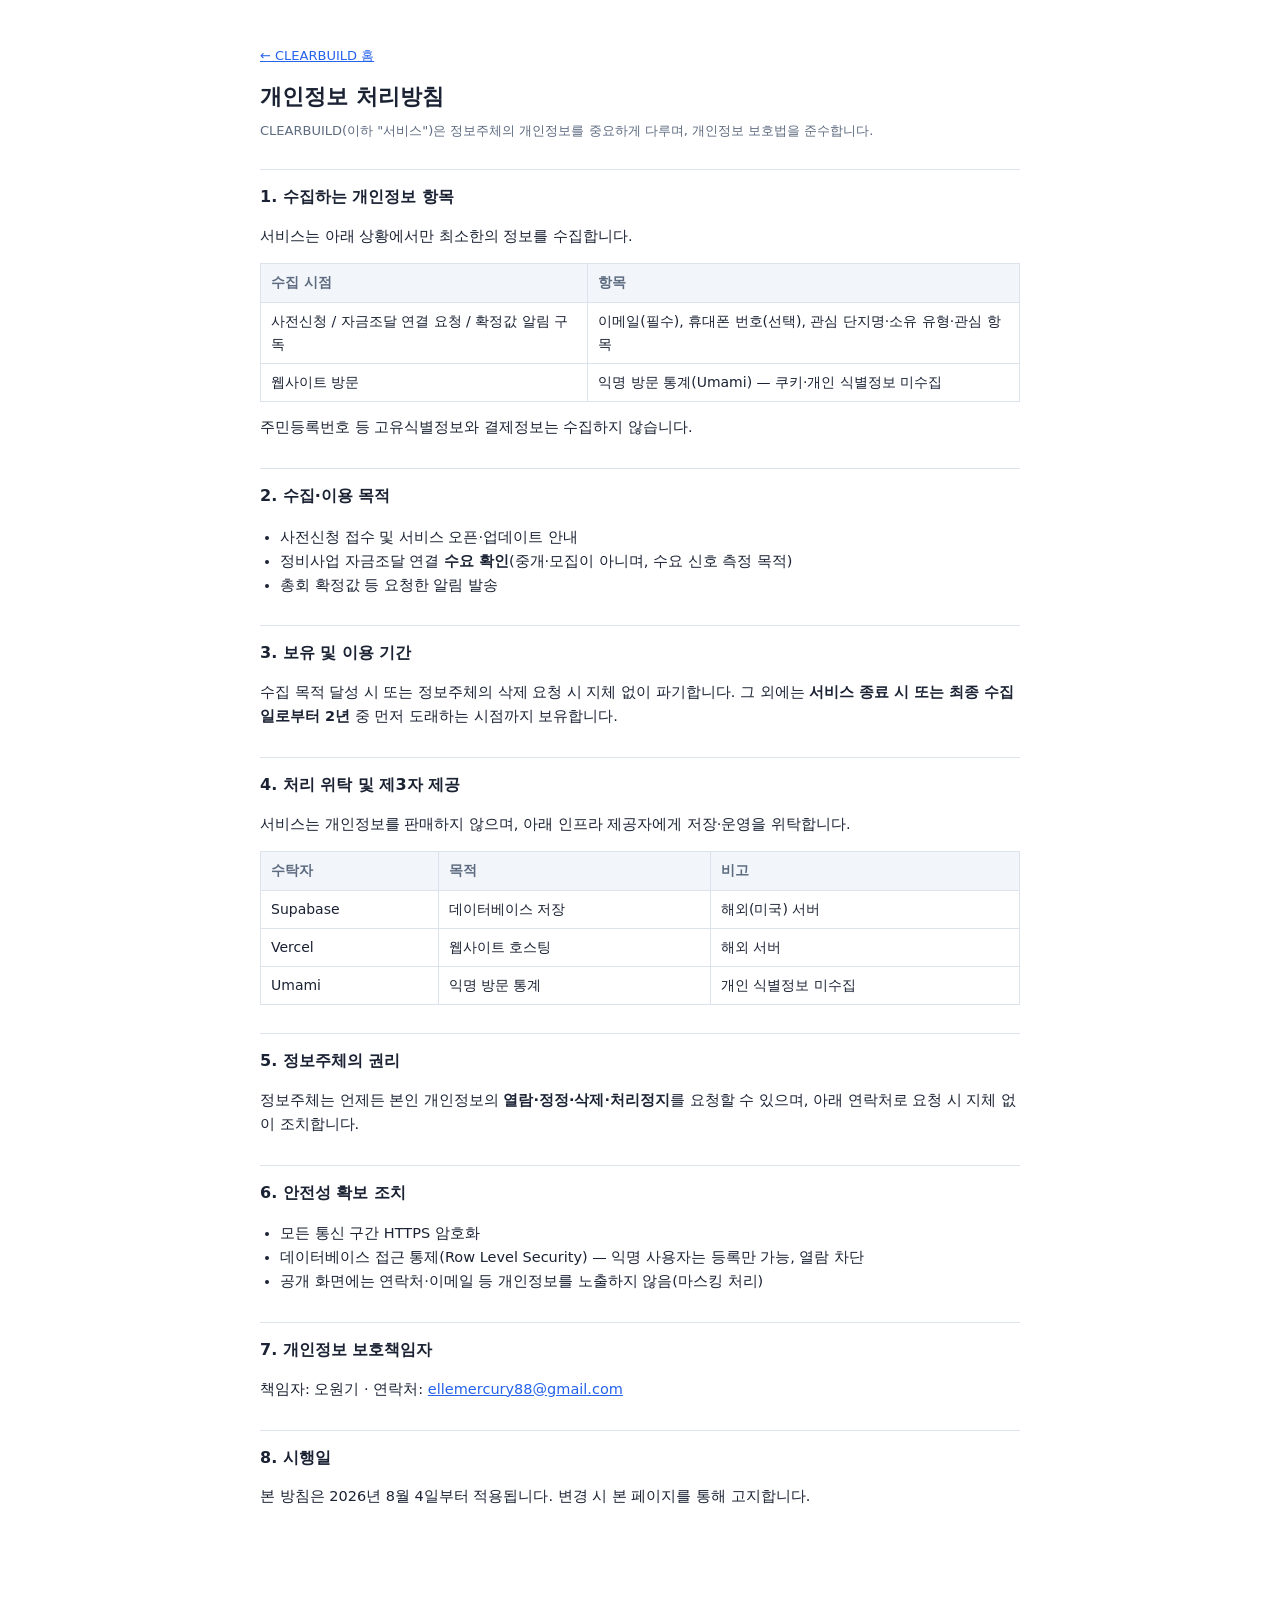
<file: privacy.html>
<!doctype html>
<html lang="ko">
<head>
<meta charset="utf-8" />
<meta name="viewport" content="width=device-width, initial-scale=1" />
<title>개인정보 처리방침 · CLEARBUILD</title>
<meta name="description" content="CLEARBUILD 개인정보 처리방침 — 수집 항목·이용 목적·보유 기간·정보주체 권리." />
<link rel="canonical" href="https://clearbuild-ai.vercel.app/privacy.html" />
<style>
  :root{ --ink:#1a2233; --sub:#5d6b80; --line:#dde3ec; --blue:#2563eb; }
  body{margin:0;font-family:system-ui,-apple-system,"Apple SD Gothic Neo","Malgun Gothic",sans-serif;color:var(--ink);line-height:1.65;}
  .wrap{max-width:760px;margin:0 auto;padding:32px 18px 80px;}
  h1{font-size:22px;margin:0 0 4px;} .meta{color:var(--sub);font-size:13px;margin:0 0 24px;}
  h2{font-size:16px;margin:28px 0 8px;padding-top:14px;border-top:1px solid var(--line);}
  p,li{font-size:14.5px;} ul{padding-left:20px;} td,th{border:1px solid var(--line);padding:7px 10px;font-size:14px;text-align:left;}
  table{border-collapse:collapse;width:100%;margin:8px 0;} th{background:#f2f5fa;color:var(--sub);font-weight:600;}
  a{color:var(--blue);} .back{font-size:13px;} .note{background:#f6f8fb;border:1px solid var(--line);border-radius:8px;padding:10px 12px;font-size:13px;color:var(--sub);}
</style>
</head>
<body>
<div class="wrap">
  <p class="back"><a href="/">← CLEARBUILD 홈</a></p>
  <h1>개인정보 처리방침</h1>
  <p class="meta">CLEARBUILD(이하 "서비스")은 정보주체의 개인정보를 중요하게 다루며, 개인정보 보호법을 준수합니다.</p>

  <h2>1. 수집하는 개인정보 항목</h2>
  <p>서비스는 아래 상황에서만 최소한의 정보를 수집합니다.</p>
  <table>
    <tr><th>수집 시점</th><th>항목</th></tr>
    <tr><td>사전신청 / 자금조달 연결 요청 / 확정값 알림 구독</td><td>이메일(필수), 휴대폰 번호(선택), 관심 단지명·소유 유형·관심 항목</td></tr>
    <tr><td>웹사이트 방문</td><td>익명 방문 통계(Umami) — 쿠키·개인 식별정보 미수집</td></tr>
  </table>
  <p>주민등록번호 등 고유식별정보와 결제정보는 수집하지 않습니다.</p>

  <h2>2. 수집·이용 목적</h2>
  <ul>
    <li>사전신청 접수 및 서비스 오픈·업데이트 안내</li>
    <li>정비사업 자금조달 연결 <b>수요 확인</b>(중개·모집이 아니며, 수요 신호 측정 목적)</li>
    <li>총회 확정값 등 요청한 알림 발송</li>
  </ul>

  <h2>3. 보유 및 이용 기간</h2>
  <p>수집 목적 달성 시 또는 정보주체의 삭제 요청 시 지체 없이 파기합니다. 그 외에는 <b>서비스 종료 시 또는 최종 수집일로부터 2년</b> 중 먼저 도래하는 시점까지 보유합니다.</p>

  <h2>4. 처리 위탁 및 제3자 제공</h2>
  <p>서비스는 개인정보를 판매하지 않으며, 아래 인프라 제공자에게 저장·운영을 위탁합니다.</p>
  <table>
    <tr><th>수탁자</th><th>목적</th><th>비고</th></tr>
    <tr><td>Supabase</td><td>데이터베이스 저장</td><td>해외(미국) 서버</td></tr>
    <tr><td>Vercel</td><td>웹사이트 호스팅</td><td>해외 서버</td></tr>
    <tr><td>Umami</td><td>익명 방문 통계</td><td>개인 식별정보 미수집</td></tr>
  </table>

  <h2>5. 정보주체의 권리</h2>
  <p>정보주체는 언제든 본인 개인정보의 <b>열람·정정·삭제·처리정지</b>를 요청할 수 있으며, 아래 연락처로 요청 시 지체 없이 조치합니다.</p>

  <h2>6. 안전성 확보 조치</h2>
  <ul>
    <li>모든 통신 구간 HTTPS 암호화</li>
    <li>데이터베이스 접근 통제(Row Level Security) — 익명 사용자는 등록만 가능, 열람 차단</li>
    <li>공개 화면에는 연락처·이메일 등 개인정보를 노출하지 않음(마스킹 처리)</li>
  </ul>

  <h2>7. 개인정보 보호책임자</h2>
  <p>책임자: 오원기 · 연락처: <a href="mailto:ellemercury88@gmail.com">ellemercury88@gmail.com</a></p>

  <h2>8. 시행일</h2>
  <p>본 방침은 2026년 8월 4일부터 적용됩니다. 변경 시 본 페이지를 통해 고지합니다.</p>
</div>
</body>
</html>
</file>
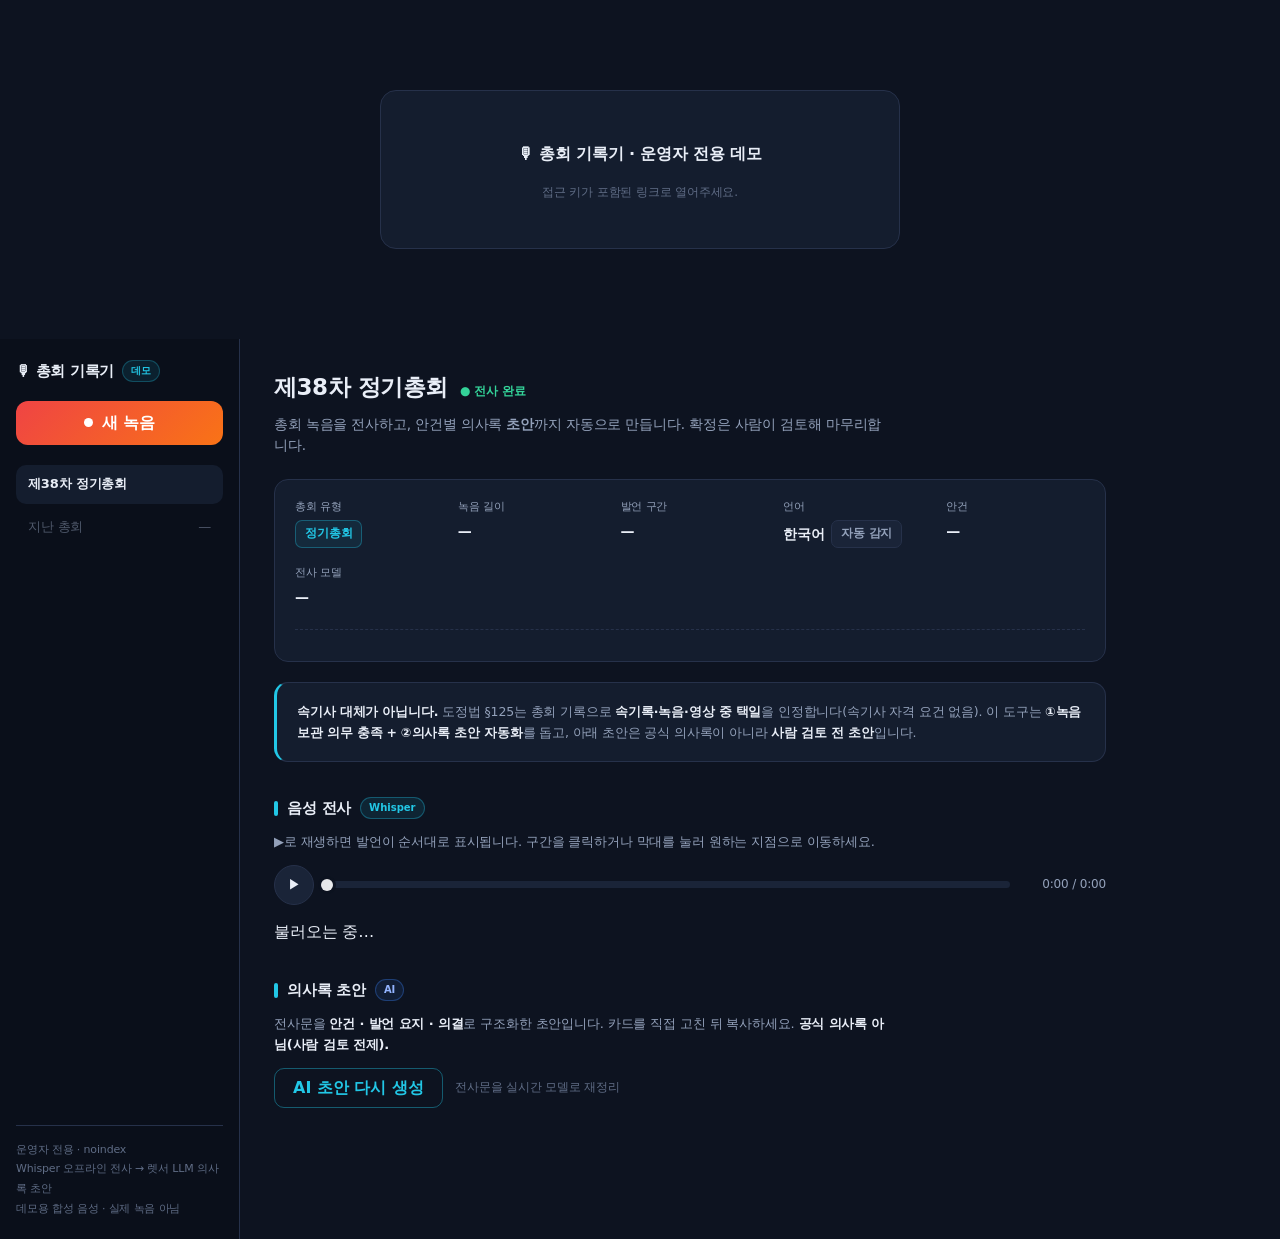
<file: recorder.html>
<!doctype html>
<html lang="ko">
<head>
<meta charset="utf-8" />
<meta name="viewport" content="width=device-width, initial-scale=1" />
<meta name="robots" content="noindex,nofollow" />
<title>총회 기록기 (데모) · CLEARBUILD</title>
<style>
  :root{
    --bg:#0d1320; --rail:#0a0f1a; --panel:#141d2e; --panel2:#1a2438;
    --line:#26314a; --ink:#e9eef7; --sub:#93a1ba; --faint:#5f6c85;
    --accent:#22c7e6; --blue:#3b82f6; --rec:#ef4444; --ok:#34d399;
  }
  *{box-sizing:border-box}
  body{margin:0;background:var(--bg);color:var(--ink);line-height:1.6;
    font-family:system-ui,-apple-system,"Apple SD Gothic Neo","Malgun Gothic",sans-serif;
    -webkit-font-smoothing:antialiased;letter-spacing:-0.01em;}
  a{color:inherit;text-decoration:none}

  /* ── shell ── */
  .app-shell{display:grid;grid-template-columns:240px 1fr;min-height:100vh;}
  .rail{background:var(--rail);border-right:1px solid var(--line);padding:20px 16px;
    display:flex;flex-direction:column;gap:18px;position:sticky;top:0;height:100vh;}
  .brand{font-weight:700;font-size:15px;display:flex;align-items:center;gap:8px;letter-spacing:-0.02em}
  .tag{font-size:10px;font-weight:700;background:#22c7e61a;color:var(--accent);
    border:1px solid #22c7e644;padding:2px 8px;border-radius:999px;letter-spacing:0}
  .rec-new{display:flex;align-items:center;justify-content:center;gap:9px;height:44px;border:0;
    border-radius:12px;background:linear-gradient(135deg,#ef4444,#f97316);color:#fff;
    font:inherit;font-weight:700;cursor:pointer;transition:transform .1s,filter .15s}
  .rec-new:hover{filter:brightness(1.07)} .rec-new:active{transform:scale(.985)}
  .rec-new:disabled{opacity:.5;cursor:default;filter:none;transform:none}
  .rec-new .dot{width:9px;height:9px;border-radius:50%;background:#fff}
  .nav{display:flex;flex-direction:column;gap:4px;margin-top:2px}
  .nav-item{padding:9px 12px;border-radius:10px;font-size:13px;color:var(--sub);
    display:flex;justify-content:space-between;gap:8px}
  .nav-item.active{background:var(--panel);color:var(--ink);font-weight:600}
  .rail-foot{margin-top:auto;font-size:11px;color:var(--faint);
    border-top:1px solid var(--line);padding-top:14px;line-height:1.8}

  /* ── main ── */
  .main{padding:30px 34px 110px;max-width:900px}
  .head{display:flex;align-items:baseline;gap:12px;flex-wrap:wrap;margin-bottom:8px}
  .head h1{font-size:23px;margin:0;letter-spacing:-0.02em}
  .status{font-size:12px;font-weight:600;color:var(--ok);display:inline-flex;align-items:center;gap:5px}
  .lead{color:var(--sub);font-size:13.5px;margin:0 0 22px;max-width:620px}

  .card{background:var(--panel);border:1px solid var(--line);border-radius:14px;padding:18px 20px;margin:0 0 20px}
  h2{font-size:15px;margin:34px 0 12px;display:flex;align-items:center;gap:9px;letter-spacing:-0.015em}
  h2::before{content:"";width:4px;height:15px;border-radius:2px;background:var(--accent);flex:0 0 4px}
  .pill{font-size:10px;font-weight:700;padding:2px 8px;border-radius:999px;letter-spacing:0}
  .pill.ai{background:#3b82f61a;color:#93b4ff;border:1px solid #3b82f655}
  .pill.asr{background:#22c7e61a;color:var(--accent);border:1px solid #22c7e655}
  .sec-lead{color:var(--sub);font-size:13px;margin:0 0 12px;max-width:620px}
  .sec-lead b{color:var(--ink)}

  /* overview */
  .ov{display:grid;grid-template-columns:repeat(auto-fit,minmax(132px,1fr));gap:16px 24px}
  .ov .k{font-size:11px;color:var(--sub);margin-bottom:5px}
  .ov .v{font-size:14px;font-weight:600;display:flex;align-items:center;gap:6px;flex-wrap:wrap}
  .badge{display:inline-block;font-size:12px;font-weight:600;padding:3px 9px;border-radius:7px;
    background:var(--panel2);border:1px solid var(--line);color:var(--sub)}
  .badge.type{color:var(--accent);border-color:#22c7e655;background:#22c7e614}
  .ov-note{grid-column:1/-1;font-size:11px;color:var(--faint);
    border-top:1px dashed var(--line);padding-top:13px;margin-top:4px}
  .legal{border-left:3px solid var(--accent);font-size:12.5px;color:var(--sub);line-height:1.7}
  .legal b{color:var(--ink)}

  /* player + transcript */
  .player{display:flex;align-items:center;gap:14px;margin:6px 0 14px}
  .pbtn{width:40px;height:40px;flex:0 0 40px;border-radius:50%;border:1px solid var(--line);
    background:var(--panel2);color:var(--ink);cursor:pointer;font-size:13px;transition:background .12s,border-color .12s}
  .pbtn:hover{background:var(--panel);border-color:var(--accent)}
  .track{flex:1;height:7px;border-radius:7px;background:var(--panel2);cursor:pointer;position:relative}
  .fill{height:100%;border-radius:7px;width:0;position:relative;
    background:linear-gradient(90deg,var(--accent),var(--blue))}
  .fill::after{content:"";position:absolute;right:-5px;top:50%;transform:translateY(-50%);
    width:12px;height:12px;border-radius:50%;background:#fff;box-shadow:0 0 0 3px var(--bg);opacity:.9}
  .ptime{font-size:12px;color:var(--sub);font-variant-numeric:tabular-nums;min-width:82px;text-align:right}
  .tl{display:flex;flex-direction:column;gap:2px}
  .seg{display:flex;gap:14px;padding:11px 12px;border-radius:10px;cursor:pointer;transition:background .12s}
  .seg:hover{background:var(--panel)}
  .seg.active{background:#22c7e614;box-shadow:inset 3px 0 0 var(--accent)}
  .seg .t{flex:0 0 46px;color:var(--accent);font-weight:700;font-size:12px;
    font-variant-numeric:tabular-nums;padding-top:2px}
  .seg .x{flex:1;font-size:14px;line-height:1.6}

  /* minutes doc */
  .mtoolbar{display:flex;gap:12px;align-items:center;flex-wrap:wrap;margin:12px 0}
  .btn{height:40px;padding:0 18px;border:0;border-radius:10px;background:var(--accent);
    color:#04222a;font:inherit;font-weight:700;cursor:pointer;transition:filter .12s}
  .btn:hover{filter:brightness(1.06)} .btn:disabled{opacity:.5;cursor:default;filter:none}
  .btn.sec{background:transparent;color:var(--accent);border:1px solid #22c7e666}
  .btn.sec:hover{background:#22c7e610}
  .hint{font-size:12px;color:var(--faint)}
  .msg{font-size:13px;min-height:18px}
  .msg.err{color:#fca5a5} .msg.ok{color:#6ee7b7}
  .doc .srcline{font-size:11px;color:var(--faint);margin-bottom:2px}
  .doc label{display:block;font-size:11px;color:var(--sub);margin:16px 0 6px;font-weight:600}
  .doc>input,.doc textarea{width:100%;background:var(--panel2);border:1px solid var(--line);
    border-radius:10px;padding:10px 12px;color:var(--ink);font:inherit}
  .doc>input:focus,.doc textarea:focus,.ag input:focus,.ag textarea:focus{
    outline:none;border-color:var(--accent)}
  textarea{min-height:58px;resize:vertical;line-height:1.6}
  .ag{background:var(--panel2);border:1px solid var(--line);border-radius:12px;padding:14px 16px;margin-top:12px}
  .ag-head{display:flex;align-items:center;gap:12px}
  .ag-no{width:27px;height:27px;flex:0 0 27px;border-radius:8px;background:var(--accent);
    color:#04222a;font-weight:800;display:flex;align-items:center;justify-content:center;font-size:13px}
  .ag-head input.topic{flex:1;font-weight:700;font-size:15px;background:transparent;border:0;
    padding:5px 2px;color:var(--ink);font-family:inherit;letter-spacing:-0.01em}
  .ag .f{width:100%;background:transparent;border:0;border-bottom:1px solid var(--line);
    padding:7px 2px;color:var(--ink);font:inherit}
  .ag textarea.f{border:1px solid var(--line);border-radius:9px;padding:9px 11px;background:#0f1826}
  .res-pill{flex:0 0 auto;font-size:11px;font-weight:700;padding:3px 11px;border-radius:999px}
  .res-pass{background:#34d39922;color:#6ee7b7} .res-fail{background:#ef444422;color:#fca5a5}
  .res-hold{background:#f59e0b22;color:#fcd34d} .res-etc{background:#26314a;color:#93a1ba}

  /* recording widget */
  .recw{position:fixed;left:16px;bottom:16px;width:224px;background:var(--panel);
    border:1px solid var(--line);border-radius:16px;padding:15px;box-shadow:0 16px 48px #000b;z-index:30}
  .recw .rt{display:flex;align-items:center;gap:8px;font-weight:700;font-size:14px}
  .recw .rt .rd{width:10px;height:10px;border-radius:50%;background:var(--rec);animation:pulse 1s infinite}
  .recw .mut{margin-left:auto;font-size:11px;color:var(--sub);font-weight:500}
  @keyframes pulse{50%{opacity:.25}}
  .eq{display:flex;align-items:flex-end;gap:3px;height:22px;margin:11px 0 3px}
  .eq span{width:3px;border-radius:2px;background:var(--rec);height:6px;animation:eq .9s ease-in-out infinite}
  .eq span:nth-child(2){animation-delay:.12s} .eq span:nth-child(3){animation-delay:.24s}
  .eq span:nth-child(4){animation-delay:.36s} .eq span:nth-child(5){animation-delay:.48s}
  .eq span:nth-child(6){animation-delay:.6s} .eq span:nth-child(7){animation-delay:.72s}
  @keyframes eq{0%,100%{height:6px}50%{height:22px}}
  .recw.paused .eq span{animation-play-state:paused} .recw.paused .rd{animation-play-state:paused;opacity:.4}
  .recw .rtime{font-variant-numeric:tabular-nums;font-size:23px;font-weight:600;margin:2px 0 13px}
  .recw .rbtns{display:flex;gap:8px}
  .recw .rbtns button{flex:1;height:36px;border:1px solid var(--line);background:var(--panel2);
    color:var(--ink);border-radius:9px;cursor:pointer;font:inherit;font-size:13px;transition:background .12s}
  .recw .rbtns button:hover{background:var(--panel)}
  .recw .rnote{font-size:11px;color:var(--faint);margin-top:10px}

  /* gate + toast */
  .gate{max-width:520px;margin:90px auto;background:var(--panel);border:1px solid var(--line);
    border-radius:16px;padding:34px;text-align:center;color:var(--sub)}
  .toast{position:fixed;left:50%;bottom:28px;transform:translateX(-50%);background:var(--panel);
    border:1px solid var(--line);color:var(--ink);padding:12px 20px;border-radius:12px;font-size:13px;
    box-shadow:0 14px 38px #000a;z-index:40;opacity:0;transition:opacity .2s;pointer-events:none}
  .toast.show{opacity:1}

  @media(max-width:760px){
    .app-shell{grid-template-columns:1fr}
    .rail{position:static;height:auto;flex-direction:row;flex-wrap:wrap;align-items:center;gap:10px}
    .rail .nav,.rail-foot{display:none}
    .rec-new{flex:1}
    .main{padding:22px 16px 110px}
  }
</style>
</head>
<body>

<div id="gate" class="gate" hidden>
  <p style="color:var(--ink);font-weight:600;font-size:16px">🎙 총회 기록기 · 운영자 전용 데모</p>
  <p class="hint" style="margin-top:8px">접근 키가 포함된 링크로 열어주세요.</p>
</div>

<div id="shell" class="app-shell" hidden>
  <aside class="rail">
    <div class="brand">🎙 총회 기록기 <span class="tag">데모</span></div>
    <button class="rec-new" id="recNew"><span class="dot"></span> 새 녹음</button>
    <nav class="nav">
      <a class="nav-item active">제38차 정기총회</a>
      <a class="nav-item" style="opacity:.5">지난 총회 <span>—</span></a>
    </nav>
    <div class="rail-foot">
      운영자 전용 · noindex<br>
      Whisper 오프라인 전사 → 렛서 LLM 의사록 초안<br>
      <span style="color:var(--faint)">데모용 합성 음성 · 실제 녹음 아님</span>
    </div>
  </aside>

  <main class="main">
    <div class="head">
      <h1 id="mtgTitle">제38차 정기총회</h1>
      <span class="status">● 전사 완료</span>
    </div>
    <p class="lead">총회 녹음을 전사하고, 안건별 의사록 <b>초안</b>까지 자동으로 만듭니다. 확정은 사람이 검토해 마무리합니다.</p>

    <!-- 개요 -->
    <section class="card ov">
      <div><div class="k">총회 유형</div><div class="v"><span class="badge type">정기총회</span></div></div>
      <div><div class="k">녹음 길이</div><div class="v" id="ovLen">—</div></div>
      <div><div class="k">발언 구간</div><div class="v" id="ovSegs">—</div></div>
      <div><div class="k">언어</div><div class="v">한국어 <span class="badge">자동 감지</span></div></div>
      <div><div class="k">안건</div><div class="v" id="ovAgenda">—</div></div>
      <div><div class="k">전사 모델</div><div class="v" id="ovModel">—</div></div>
      <div class="ov-note" id="ovNote"></div>
    </section>

    <!-- 법적 배너 -->
    <section class="card legal">
      <b>속기사 대체가 아닙니다.</b> 도정법 §125는 총회 기록으로 <b>속기록·녹음·영상 중 택일</b>을 인정합니다(속기사 자격 요건 없음).
      이 도구는 <b>①녹음 보관 의무 충족 + ②의사록 초안 자동화</b>를 돕고, 아래 초안은 공식 의사록이 아니라 <b>사람 검토 전 초안</b>입니다.
    </section>

    <!-- 전사 -->
    <h2>음성 전사 <span class="pill asr">Whisper</span></h2>
    <p class="sec-lead">▶︎로 재생하면 발언이 순서대로 표시됩니다. 구간을 클릭하거나 막대를 눌러 원하는 지점으로 이동하세요.</p>
    <div class="player">
      <button class="pbtn" id="playBtn" title="재생/일시정지">▶</button>
      <div class="track" id="track"><div class="fill" id="fill"></div></div>
      <div class="ptime" id="ptime">0:00 / 0:00</div>
    </div>
    <div class="tl" id="timeline">불러오는 중…</div>

    <!-- 의사록 초안 -->
    <h2>의사록 초안 <span class="pill ai">AI</span></h2>
    <p class="sec-lead">전사문을 <b>안건 · 발언 요지 · 의결</b>로 구조화한 초안입니다. 카드를 직접 고친 뒤 복사하세요. <b>공식 의사록 아님(사람 검토 전제).</b></p>
    <div class="mtoolbar">
      <button class="btn sec" id="regen">AI 초안 다시 생성</button>
      <span class="hint">전사문을 실시간 모델로 재정리</span>
      <span class="msg" id="msg"></span>
    </div>
    <div id="minutes"></div>
  </main>
</div>

<div class="recw" id="recW" hidden>
  <div class="rt"><span class="rd"></span> 녹음 중 <span class="mut">데모</span></div>
  <div class="eq"><span></span><span></span><span></span><span></span><span></span><span></span><span></span></div>
  <div class="rtime" id="recTime">00:00</div>
  <div class="rbtns"><button id="recPause">일시정지</button><button id="recStop">정지</button></div>
  <div class="rnote">시뮬레이션 · 실제 오디오 저장 안 함</div>
</div>

<div class="toast" id="toast"></div>

<script>
(function(){
  var GATE_KEY = 'cb-owen-2026';
  var q = new URLSearchParams(location.search);
  if (q.get('key') !== GATE_KEY) { document.getElementById('gate').hidden = false; return; }
  document.getElementById('shell').hidden = false;

  var $ = function(id){ return document.getElementById(id); };
  var timelineEl = $('timeline'), minutesEl = $('minutes'), msg = $('msg');
  var regenBtn = $('regen'), regenLabel = regenBtn.textContent;
  var fullText = '', complexName = '느티마을 3단지 (데모)';

  function setMsg(t, cls){ msg.textContent = t || ''; msg.className = 'msg' + (cls ? ' ' + cls : ''); }
  function mmss(s){ s = Math.max(0, Math.round(Number(s) || 0)); var m = Math.floor(s/60), r = s%60; return m + ':' + (r<10?'0':'') + r; }
  function clock(s){ var m = Math.floor(s/60), r = s%60; return (m<10?'0':'')+m + ':' + (r<10?'0':'')+r; }
  function resClass(v){ v = String(v||''); if(/가결|승인|채택|의결로/.test(v)) return 'res-pass'; if(/부결|반려|거부/.test(v)) return 'res-fail'; if(/연기|보류|이관|넘기|다음/.test(v)) return 'res-hold'; return 'res-etc'; }

  var toastT = null;
  function toast(t){ var el = $('toast'); el.textContent = t; el.classList.add('show'); if(toastT) clearTimeout(toastT); toastT = setTimeout(function(){ el.classList.remove('show'); }, 2600); }

  // env 없이도 보이는 예시 초안(샘플 전사 기반 · 전사 오류 보정본)
  var EXAMPLE_MINUTES = {
    title: '제38차 정기총회 회의록 (초안)',
    date: '',
    agenda: [
      { no: 1, topic: '시공사 선정 변경', discussion: '공사비 인상으로 조합원 분담금이 평균 18% 상승 전망. 김 조합원: 분담금 인상 폭이 과다하다며 재검토 요청.', resolution: '찬성 233표로 가결' },
      { no: 2, topic: '관리처분계획 변경', discussion: '안건 상정.', resolution: '대의원회 의결로 이관' },
      { no: 3, topic: '이주비 대출 조건', discussion: '안건 상정.', resolution: '다음 총회로 연기' }
    ],
    note: '본 초안은 음성 전사 기반 자동 생성물이며 공식 의사록이 아님(사람 검토·확정 전제). 원본 녹음이 법정 증거자료(도정법 §125).'
  };

  /* ── 전사 데이터 로드 (data/minutes_demo.json만 읽음 · 정적 락) ── */
  (function loadTimeline(){
    var ctrl = new AbortController();
    var to = setTimeout(function(){ ctrl.abort(); }, 4000);
    fetch('data/minutes_demo.json', { signal: ctrl.signal }).then(function(r){ return r.json(); }).then(function(d){
      clearTimeout(to);
      var m = (d && d.meta) || {}, segs = (d && d.segments) || [];
      fullText = (d && d.full_text) ? String(d.full_text) : '';
      renderTimeline(segs);
      dur = segs.reduce(function(mx,s){ return Math.max(mx, Number(s.end)||0); }, 0);
      $('ovLen').textContent = mmss(dur);
      $('ovSegs').textContent = segs.length + '개';
      $('ovAgenda').textContent = EXAMPLE_MINUTES.agenda.length + '건';
      $('ovModel').textContent = (m.model || '—').split(' ')[0];
      $('ovNote').textContent = m.source || '';
      updPlayer();
    }).catch(function(){
      clearTimeout(to);
      timelineEl.textContent = '전사 데이터를 불러오지 못했어요. 새로고침 후 다시 시도해 주세요.';
    });
  })();

  /* ── 전사 타임라인 (클릭 = 그 지점으로 이동) ── */
  var segEls = [];
  function renderTimeline(segs){
    timelineEl.innerHTML = ''; segEls = [];
    if (!segs.length) { timelineEl.textContent = '전사 세그먼트가 없어요.'; return; }
    segs.forEach(function(s){
      var row = document.createElement('div'); row.className = 'seg';
      var t = document.createElement('div'); t.className = 't'; t.textContent = mmss(s.start);   // textContent = XSS 안전
      var x = document.createElement('div'); x.className = 'x'; x.textContent = (s.text || '').trim();
      row.appendChild(t); row.appendChild(x); timelineEl.appendChild(row);
      var o = { el: row, start: Number(s.start)||0, end: Number(s.end)||0 }; segEls.push(o);
      row.addEventListener('click', function(){ playT = o.start; updPlayer(); });
    });
  }

  /* ── 재생 플레이헤드 (오디오 없음 → 전사 하이라이트 따라가기) ── */
  var dur = 0, playT = 0, playTimer = null;
  var playBtn = $('playBtn'), fillEl = $('fill'), ptimeEl = $('ptime'), trackEl = $('track');
  function updPlayer(){
    fillEl.style.width = (dur ? Math.min(100, playT/dur*100) : 0) + '%';
    ptimeEl.textContent = mmss(playT) + ' / ' + mmss(dur);
    segEls.forEach(function(o){ o.el.classList.toggle('active', playT >= o.start && playT < o.end); });
  }
  function stopPlay(){ if (playTimer){ clearInterval(playTimer); playTimer = null; } playBtn.textContent = '▶'; }
  playBtn.addEventListener('click', function(){
    if (playTimer){ stopPlay(); return; }
    if (playT >= dur) playT = 0;
    playBtn.textContent = '⏸';
    playTimer = setInterval(function(){
      playT += 0.1;
      if (playT >= dur){ playT = dur; updPlayer(); stopPlay(); return; }
      updPlayer();
    }, 100);
  });
  // 막대 클릭 = 해당 지점으로 시크
  trackEl.addEventListener('click', function(e){
    if (!dur) return;
    var rect = trackEl.getBoundingClientRect();
    var ratio = Math.min(1, Math.max(0, (e.clientX - rect.left) / rect.width));
    playT = ratio * dur; updPlayer();
  });

  /* ── 녹음 위젯 (CLOVA식 · 시뮬레이션 → 전사 결과로 안내) ── */
  var recW = $('recW'), recNew = $('recNew'), recTimeEl = $('recTime');
  var recSec = 0, recTimer = null, recPaused = false;
  recNew.addEventListener('click', function(){
    recW.hidden = false; recW.classList.remove('paused'); recSec = 0; recPaused = false; recNew.disabled = true;
    recTimeEl.textContent = '00:00'; $('recPause').textContent = '일시정지';
    recTimer = setInterval(function(){ if (recPaused) return; recSec++; recTimeEl.textContent = clock(recSec); }, 1000);
  });
  $('recPause').addEventListener('click', function(){
    recPaused = !recPaused; this.textContent = recPaused ? '재개' : '일시정지'; recW.classList.toggle('paused', recPaused);
  });
  $('recStop').addEventListener('click', function(){
    if (recTimer){ clearInterval(recTimer); recTimer = null; }
    recW.hidden = true; recW.classList.remove('paused'); recNew.disabled = false;
    toast('데모 전사 완료 — 아래 결과를 확인하세요');
    var h = document.querySelector('h2'); if (h) h.scrollIntoView({ behavior:'smooth', block:'start' });
  });

  /* ── 의사록 초안 (편집 가능 · 모두 .value/.textContent = XSS 안전) ── */
  function mkLabel(t){ var l = document.createElement('label'); l.textContent = t; return l; }
  function mkInput(v){ var i = document.createElement('input'); i.type = 'text'; i.value = (v==null?'':String(v)); return i; }

  function mkAgenda(a, i){
    var card = document.createElement('div'); card.className = 'ag';
    card.dataset.no = (a.no != null ? a.no : (i+1));
    var head = document.createElement('div'); head.className = 'ag-head';
    var no = document.createElement('span'); no.className = 'ag-no'; no.textContent = card.dataset.no;
    var topic = document.createElement('input'); topic.type = 'text'; topic.className = 'topic'; topic.value = a.topic || '';
    var pill = document.createElement('span'); pill.className = 'res-pill';
    head.appendChild(no); head.appendChild(topic); head.appendChild(pill); card.appendChild(head);

    card.appendChild(mkLabel('발언 요지'));
    var disc = document.createElement('textarea'); disc.className = 'f discussion'; disc.value = a.discussion || ''; card.appendChild(disc);
    card.appendChild(mkLabel('의결'));
    var res = document.createElement('input'); res.type = 'text'; res.className = 'f resolution'; res.value = a.resolution || ''; card.appendChild(res);

    function upd(){ pill.className = 'res-pill ' + resClass(res.value); pill.textContent = res.value.trim() || '—'; }
    res.addEventListener('input', upd); upd();
    return card;
  }

  function renderMinutes(mn, sourceLabel){
    minutesEl.innerHTML = ''; mn = mn || {};
    var agenda = Array.isArray(mn.agenda) ? mn.agenda : [];
    var doc = document.createElement('div'); doc.className = 'doc';

    var src = document.createElement('div'); src.className = 'srcline';
    src.textContent = (sourceLabel || '샘플 예시') + (mn.model ? ' · 모델 ' + mn.model : '');
    doc.appendChild(src);

    doc.appendChild(mkLabel('제목'));
    var title = mkInput(mn.title || ''); title.id = 'mn-title'; doc.appendChild(title);
    doc.appendChild(mkLabel('일자'));
    var date = mkInput(mn.date || ''); date.id = 'mn-date'; date.placeholder = '(불명확 시 비움)'; doc.appendChild(date);

    var agWrap = document.createElement('div');
    agenda.forEach(function(a, i){ agWrap.appendChild(mkAgenda(a, i)); });
    doc.appendChild(agWrap);

    doc.appendChild(mkLabel('특이사항'));
    var note = document.createElement('textarea'); note.id = 'mn-note'; note.value = mn.note || ''; doc.appendChild(note);
    minutesEl.appendChild(doc);

    var bar = document.createElement('div'); bar.className = 'mtoolbar';
    var copyBtn = document.createElement('button'); copyBtn.className = 'btn'; copyBtn.textContent = '의사록 텍스트 복사';
    var copyMsg = document.createElement('span'); copyMsg.className = 'msg';
    bar.appendChild(copyBtn); bar.appendChild(copyMsg); minutesEl.appendChild(bar);
    copyBtn.addEventListener('click', function(){ doCopy(assembleText(title.value, date.value, agWrap, note.value), copyMsg); });
  }

  function val(root, sel){ var el = root.querySelector(sel); return el ? el.value.trim() : ''; }
  function assembleText(title, date, agWrap, note){
    var L = [];
    if (title.trim()) L.push(title.trim());
    if (date.trim()) L.push('일자: ' + date.trim());
    L.push('');
    agWrap.querySelectorAll('.ag').forEach(function(card){
      L.push('안건 ' + (card.dataset.no || '') + '. ' + val(card, '.topic'));
      var disc = val(card, '.discussion'), res = val(card, '.resolution');
      if (disc) L.push('  - 발언 요지: ' + disc);
      if (res) L.push('  - 의결: ' + res);
      L.push('');
    });
    if (note.trim()) L.push('※ ' + note.trim());
    return L.join('\n');
  }

  function doCopy(text, el){
    if (navigator.clipboard && navigator.clipboard.writeText) {
      navigator.clipboard.writeText(text).then(function(){ el.textContent = '복사됨 ✅'; el.className = 'msg ok'; }, function(){ fallbackCopy(text, el); });
    } else { fallbackCopy(text, el); }
  }
  function fallbackCopy(text, el){
    var ta = document.createElement('textarea'); ta.value = text; ta.style.position = 'fixed'; ta.style.opacity = '0';
    document.body.appendChild(ta); ta.select();
    try { document.execCommand('copy'); el.textContent = '복사됨 ✅'; el.className = 'msg ok'; }
    catch(e){ el.textContent = '복사 실패 — 표에서 직접 선택해 복사해 주세요.'; el.className = 'msg err'; }
    document.body.removeChild(ta);
  }

  // 기본 = 예시 초안(env 없이 보임)
  renderMinutes(EXAMPLE_MINUTES, '샘플 예시');

  /* ── 재생성 = 라이브 렛서 (Vercel env 켜져야 작동) · 실패해도 예시 유지 ── */
  regenBtn.addEventListener('click', function(){
    if (regenBtn.disabled) return;
    if (!fullText || fullText.trim().length < 10) { setMsg('전사문이 아직 로드되지 않았어요.', 'err'); return; }
    regenBtn.disabled = true; regenBtn.textContent = '생성 중…'; setMsg('모델이 전사문을 정리하는 중… (최대 1분)');
    function restore(){ regenBtn.disabled = false; regenBtn.textContent = regenLabel; }

    var settled = false;
    var timeout = new Promise(function(_, rej){ setTimeout(function(){ rej(new Error('timeout')); }, 58000); });
    Promise.race([
      fetch('/api/extract', { method:'POST', headers:{'content-type':'application/json'}, body: JSON.stringify({ mode:'minutes', text: fullText, complex: complexName }) }).then(function(r){ return r.json(); }),
      timeout
    ]).then(function(j){
      if (settled) return; settled = true; restore();
      j = j || {};
      if (!j.ok || !j.minutes) { setMsg((j.error || '초안 생성에 실패했어요.') + ' (예시 초안을 유지합니다)', 'err'); return; }
      var mn = j.minutes; if (j.model) mn.model = j.model;
      renderMinutes(mn, '실시간 생성'); setMsg('실시간 초안 생성됨. 검토·수정 후 복사하세요.', 'ok');
    }).catch(function(err){
      if (settled) return; settled = true; restore();
      setMsg((err && err.message === 'timeout' ? '응답이 너무 늦어요.' : '서버가 아직 준비되지 않았어요.') + ' 예시 초안을 유지합니다.', 'err');
    });
  });
})();
</script>
</body>
</html>
</file>
